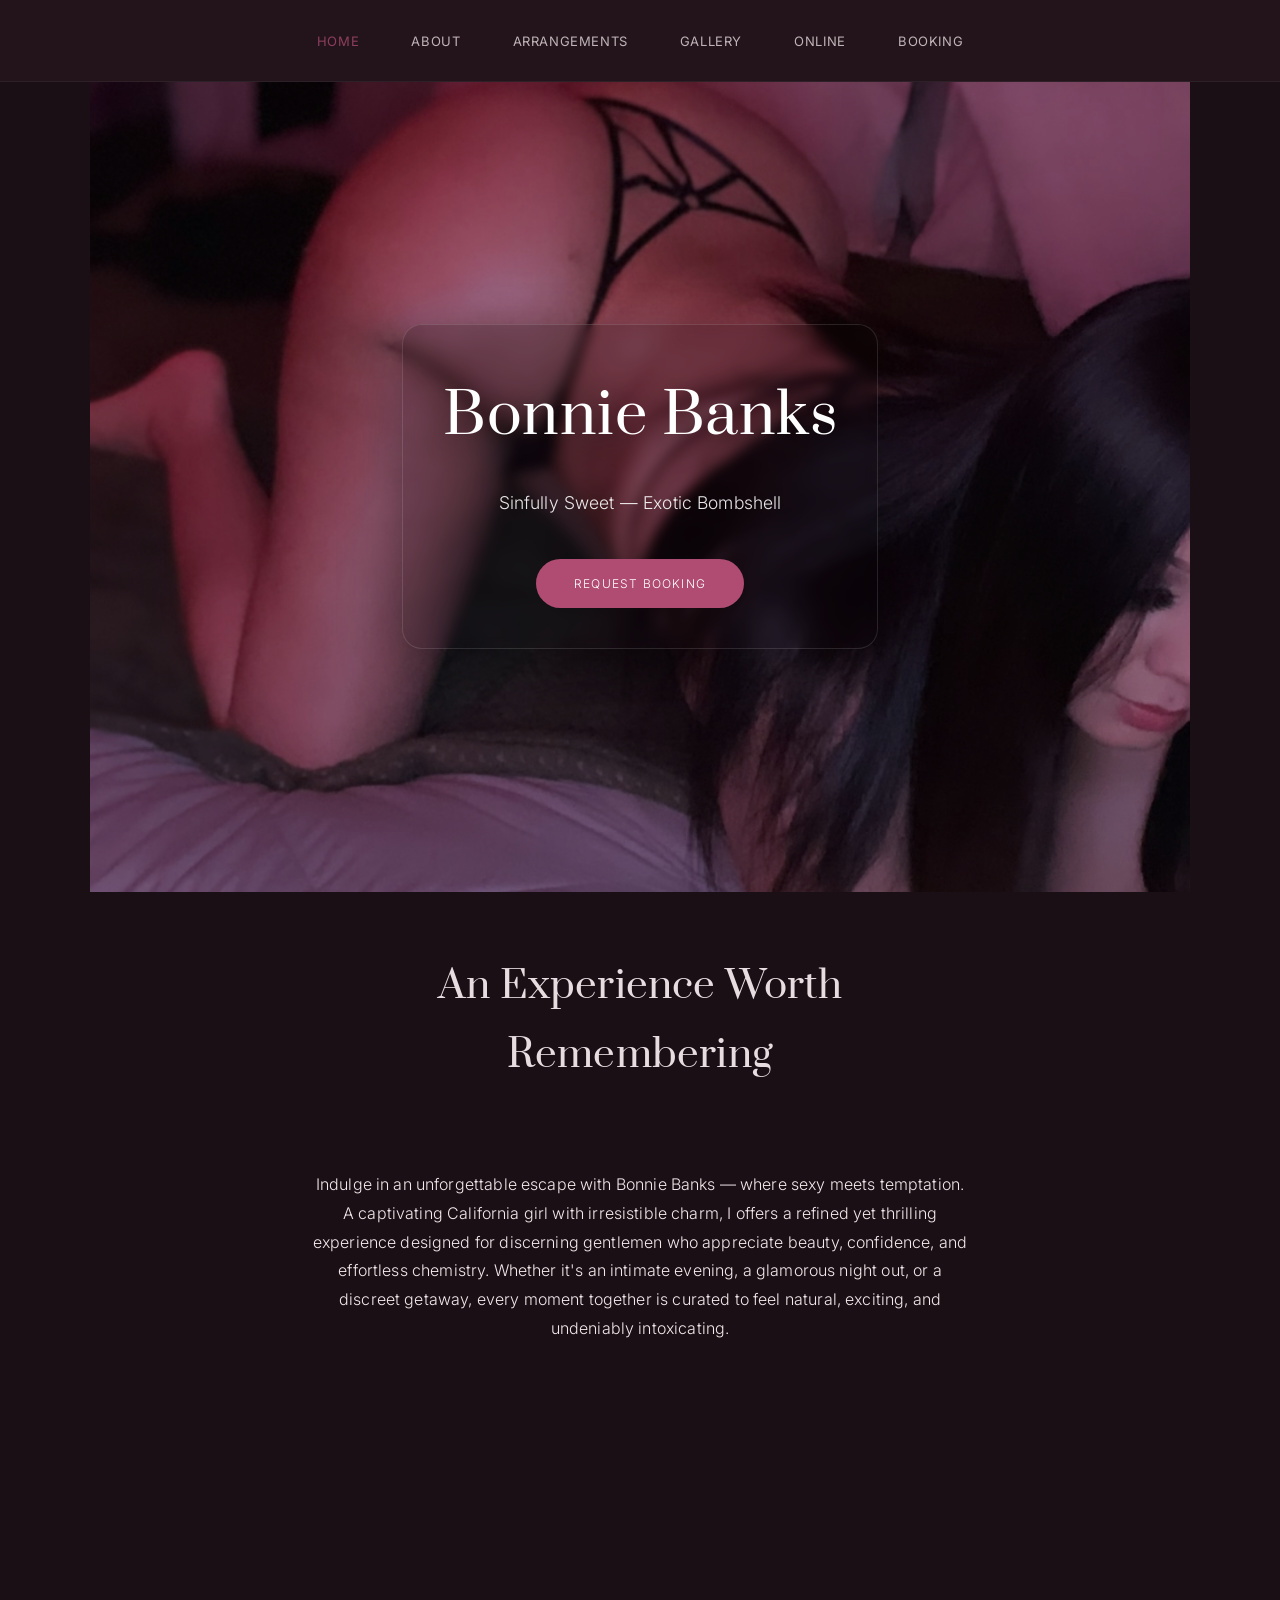
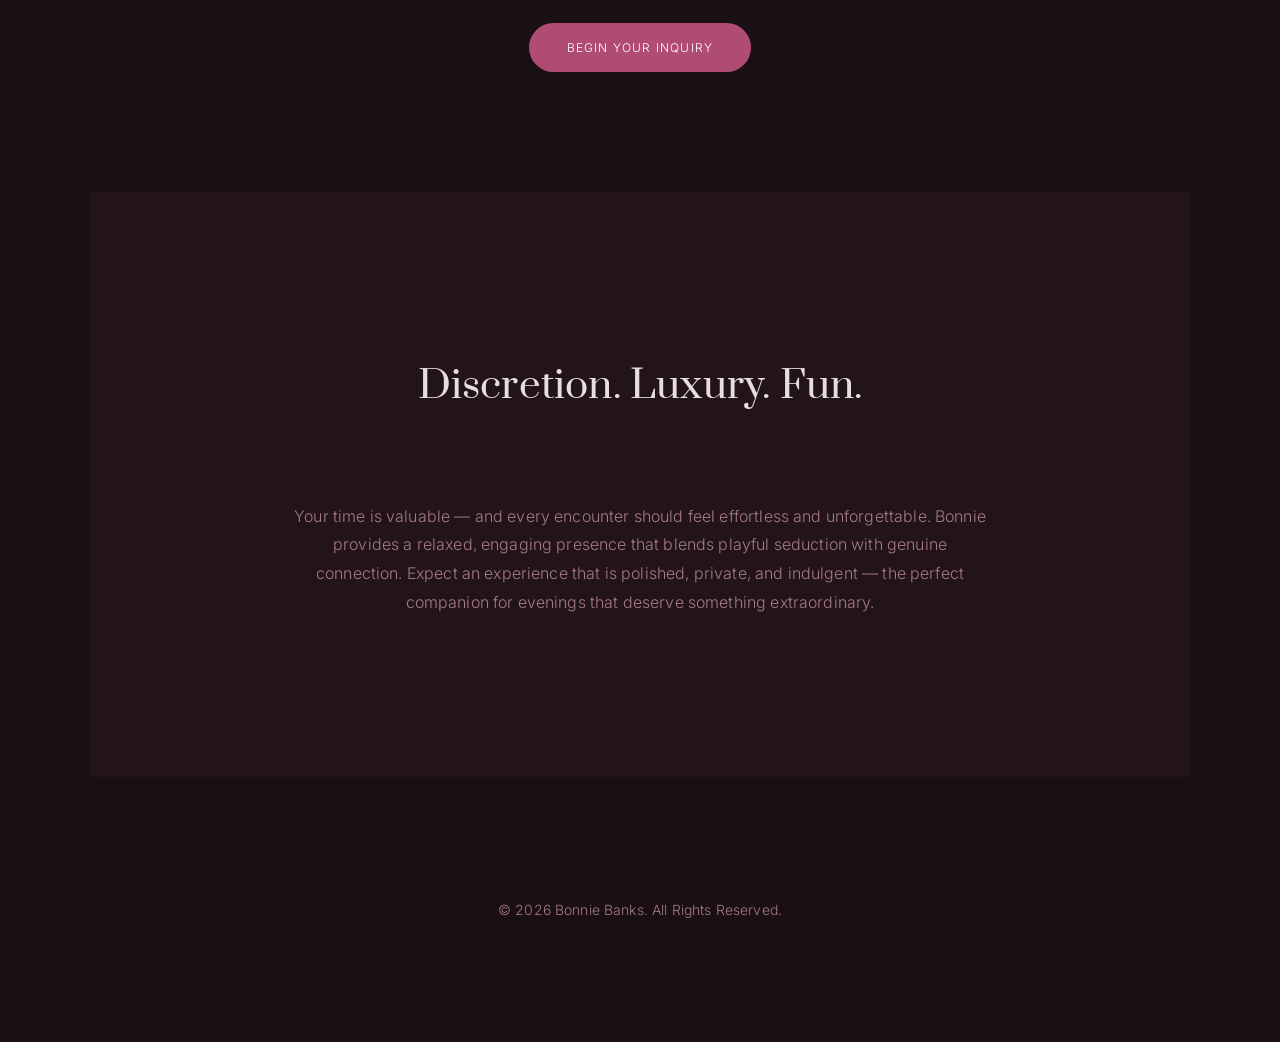
<file: index.html>
<!DOCTYPE html>
<html lang="en">
<head>
<meta charset="UTF-8">
<meta name="viewport" content="width=device-width, initial-scale=1.0">
<title>Bonnie Banks</title>

<link href="https://fonts.googleapis.com/css2?family=Inter:wght@300;400;500&family=Cormorant+Garamond:wght@400;600&family=DM+Serif+Display&family=Prata&family=Manrope:wght@400;600&display=swap" rel="stylesheet">

<link rel="stylesheet" href="core.css">
<link rel="stylesheet" href="identities.css">
</head>

<body class="rose-noir-theme home-page">

<!-- NAVIGATION -->
<nav>
<a href="index.html">Home</a>
<a href="about.html">About</a>
<a href="arrangements.html">Arrangements</a>
<a href="gallery.html">Gallery</a>
<a href="online-services.html">Online</a>
<a href="booking.html">Booking</a>
</nav>

<!-- HERO -->
<section class="hero">
<div class="hero-inner">
<h1>Bonnie Banks</h1>
<p>Sinfully Sweet — Exotic Bombshell</p>
<a href="booking.html" class="button-primary">Request Booking</a>
</div>
</section>

<!-- POSITIONING STATEMENT -->
<section style="text-align:center; max-width:700px;">
<h2>An Experience Worth Remembering</h2>

<p>
Indulge in an unforgettable escape with Bonnie Banks — where sexy meets temptation.  
A captivating California girl with irresistible charm, I offers a refined yet thrilling
experience designed for discerning gentlemen who appreciate beauty, confidence, and effortless chemistry.

Whether it's an intimate evening, a glamorous night out, or a discreet getaway,
every moment together is curated to feel natural, exciting, and undeniably intoxicating.
</p>

</section>

<!-- FINAL CTA -->
<section style="text-align:center;">
<a href="booking.html" class="button-primary">Begin Your Inquiry</a>
</section>

<!-- INTENT STATEMENT -->
<section class="home-intent">
<div class="home-intent-inner">

<h2>Discretion. Luxury. Fun.</h2>

<p>
Your time is valuable — and every encounter should feel effortless and unforgettable.
Bonnie provides a relaxed, engaging presence that blends playful seduction with genuine connection.

Expect an experience that is polished, private, and indulgent — the perfect companion
for evenings that deserve something extraordinary.
</p>

</div>
</section>

<footer>
© 2026 Bonnie Banks. All Rights Reserved.
</footer>

<script src="core.js"></script>

</body>
</html>
</file>
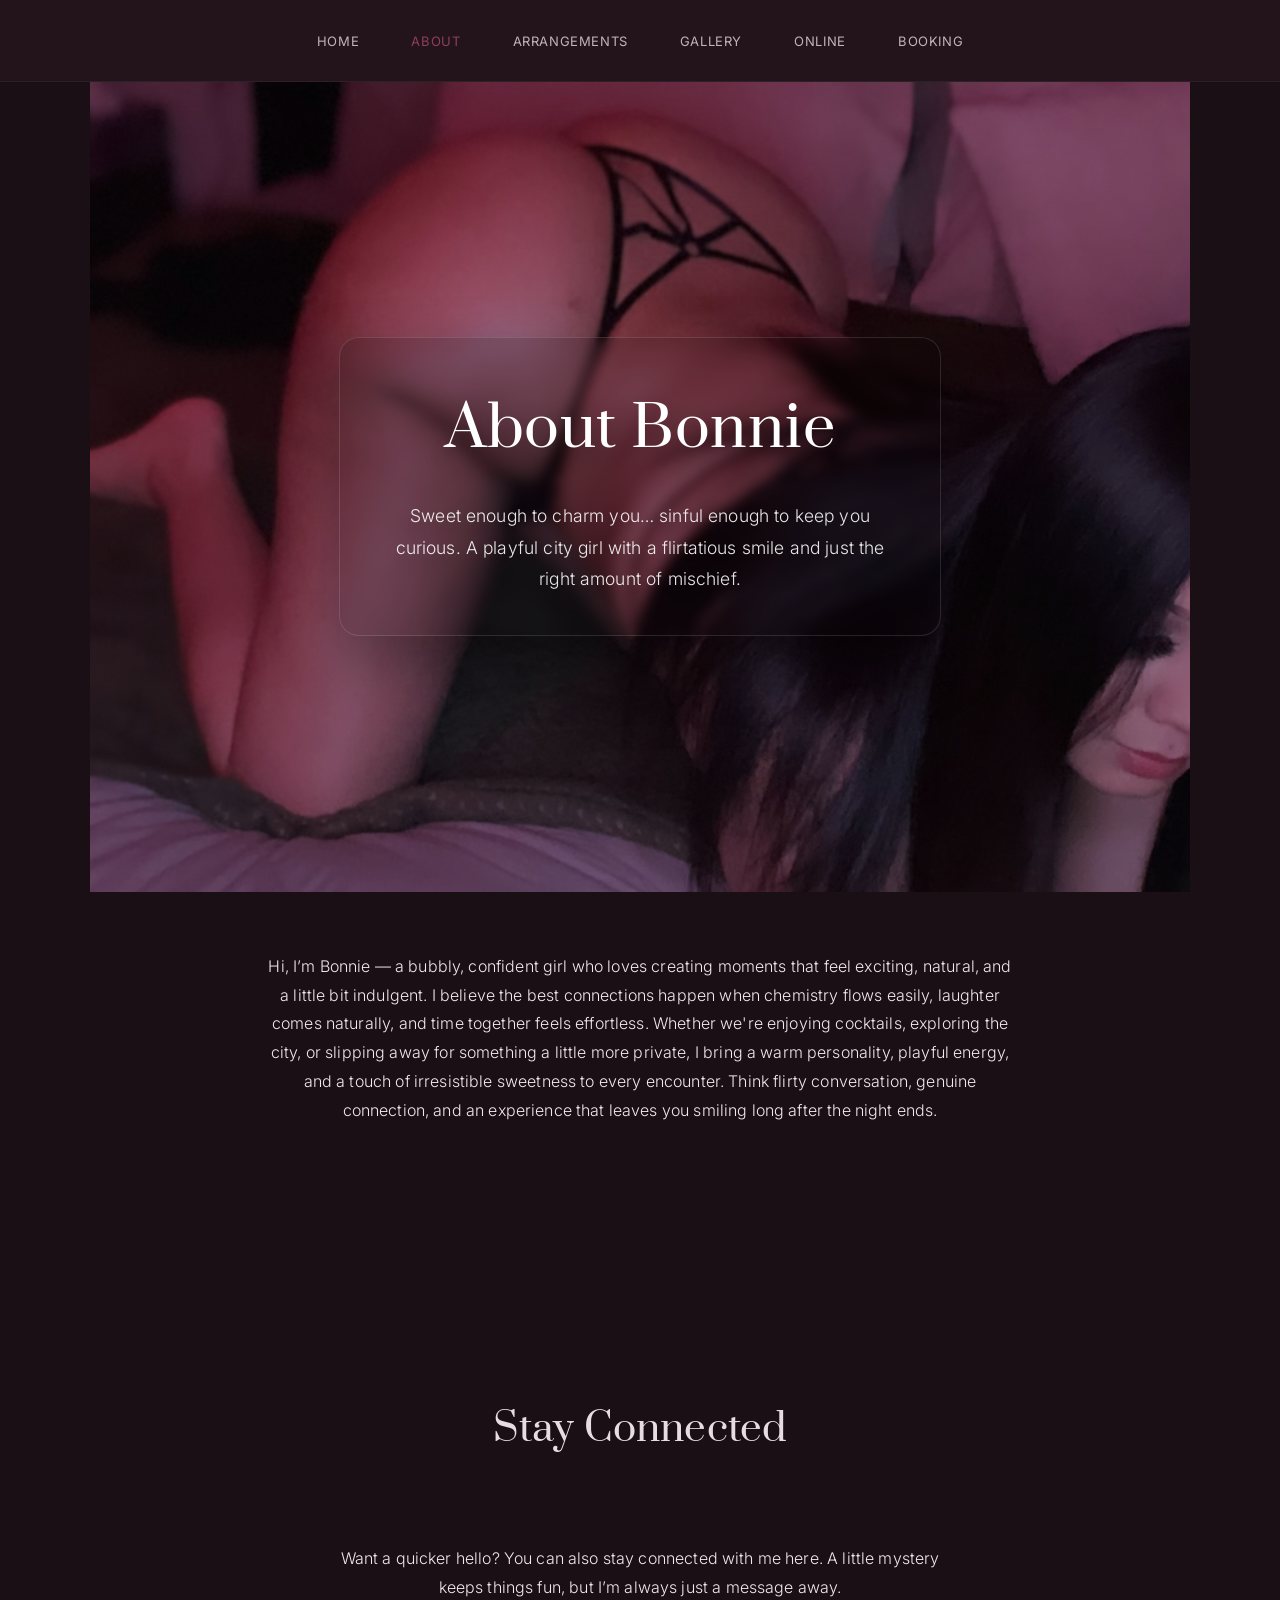
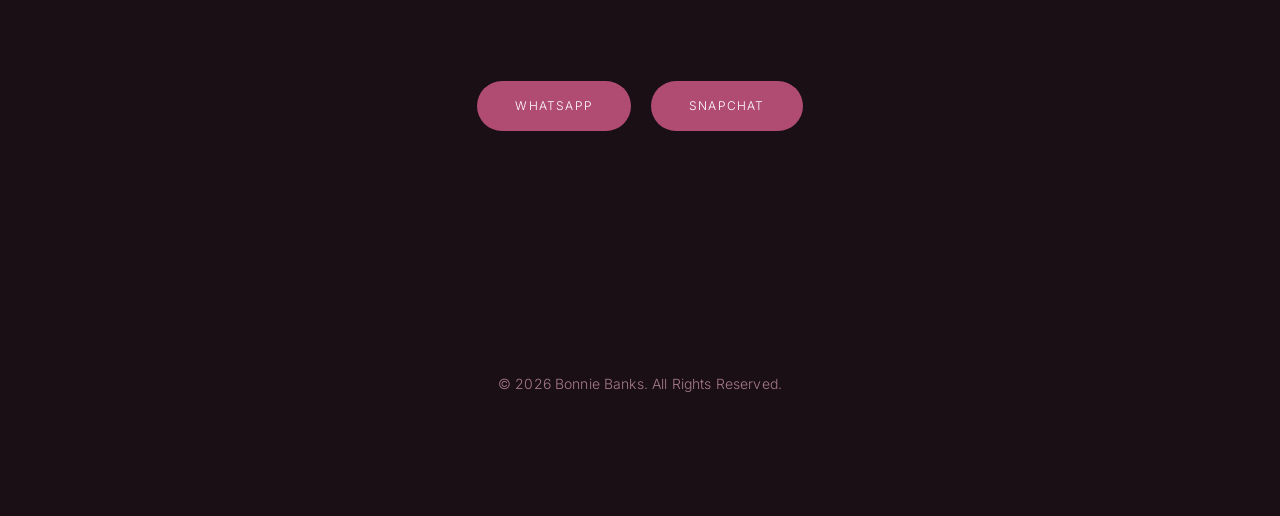
<file: about.html>
<!DOCTYPE html>
<html lang="en">
<head>
<meta charset="UTF-8">
<meta name="viewport" content="width=device-width, initial-scale=1.0">
<title>Bonnie Banks | About</title>

<link href="https://fonts.googleapis.com/css2?family=Inter:wght@300;400;500&family=Cormorant+Garamond:wght@400;600&family=DM+Serif+Display&family=Prata&family=Manrope:wght@400;600&display=swap" rel="stylesheet">

<link rel="stylesheet" href="core.css">
<link rel="stylesheet" href="identities.css">
</head>

<body class="rose-noir-theme about-page">

<nav>
<a href="index.html">Home</a>
<a href="about.html">About</a>
<a href="arrangements.html">Arrangements</a>
<a href="gallery.html">Gallery</a>
<a href="online-services.html">Online</a>
<a href="booking.html">Booking</a>
</nav>

<section class="hero">
<div class="hero-inner">
<h1>About Bonnie</h1>
<p>
Sweet enough to charm you… sinful enough to keep you curious.
A playful city girl with a flirtatious smile and just the right amount of mischief.
</p>
</div>
</section>

<section>

<div style="max-width:750px; margin:0 auto; text-align:center;">

<p style="margin-bottom:30px;">
Hi, I’m Bonnie — a bubbly, confident girl who loves creating moments that feel exciting, natural, and a little bit indulgent. I believe the best connections happen when chemistry flows easily, laughter comes naturally, and time together feels effortless.

Whether we're enjoying cocktails, exploring the city, or slipping away for something a little more private, I bring a warm personality, playful energy, and a touch of irresistible sweetness to every encounter. Think flirty conversation, genuine connection, and an experience that leaves you smiling long after the night ends.
</p>

</div>

</section>

<section style="text-align:center;">

<h2>Stay Connected</h2>

<p style="max-width:600px; margin:0 auto;">
Want a quicker hello? You can also stay connected with me here.
A little mystery keeps things fun, but I’m always just a message away.
</p>

<div style="margin-top:40px; display:flex; gap:20px; justify-content:center; flex-wrap:wrap;">

<a href="https://wa.me/722455229" class="button-primary">
WhatsApp
</a>

<a href="https://snapchat.com/add/Lezbihonezt" class="button-primary">
Snapchat
</a>

</div>

</section>

<footer>
© 2026 Bonnie Banks. All Rights Reserved.
</footer>

<script src="core.js"></script>

</body>
</html>
</file>
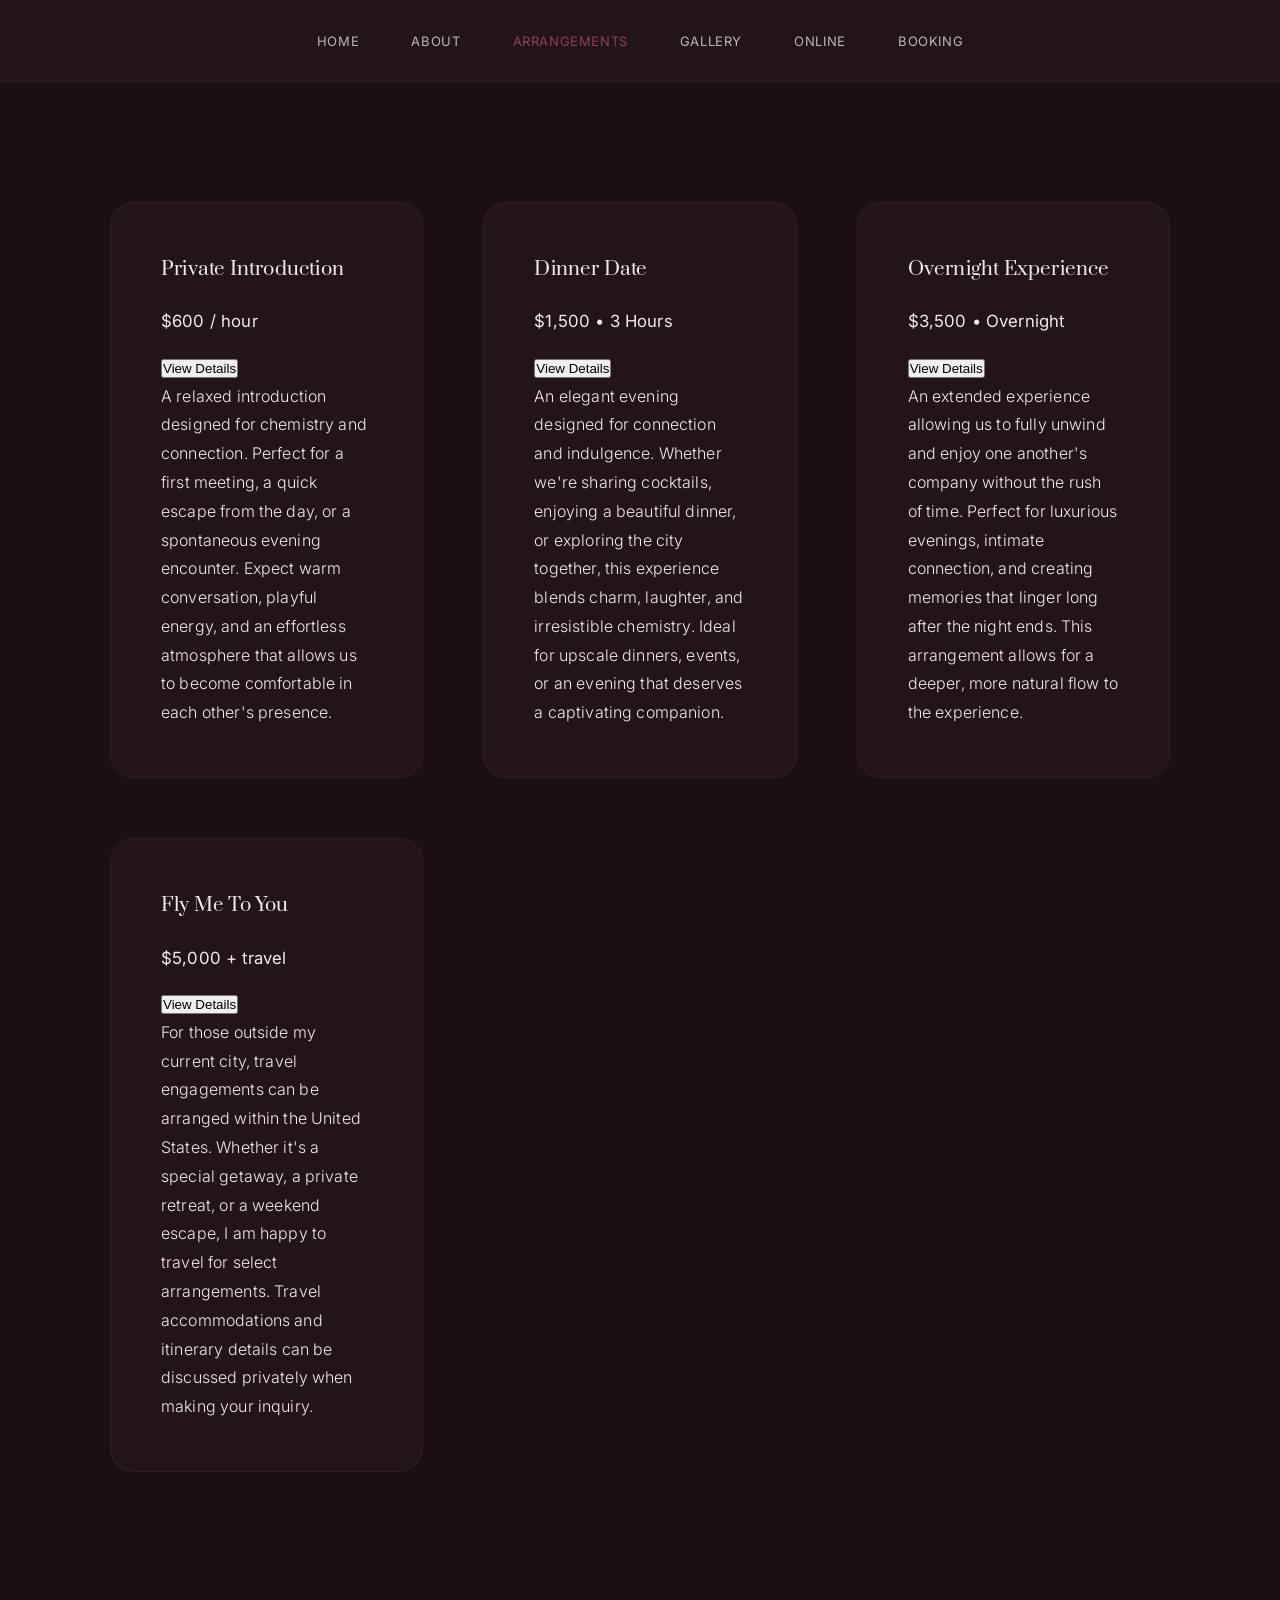
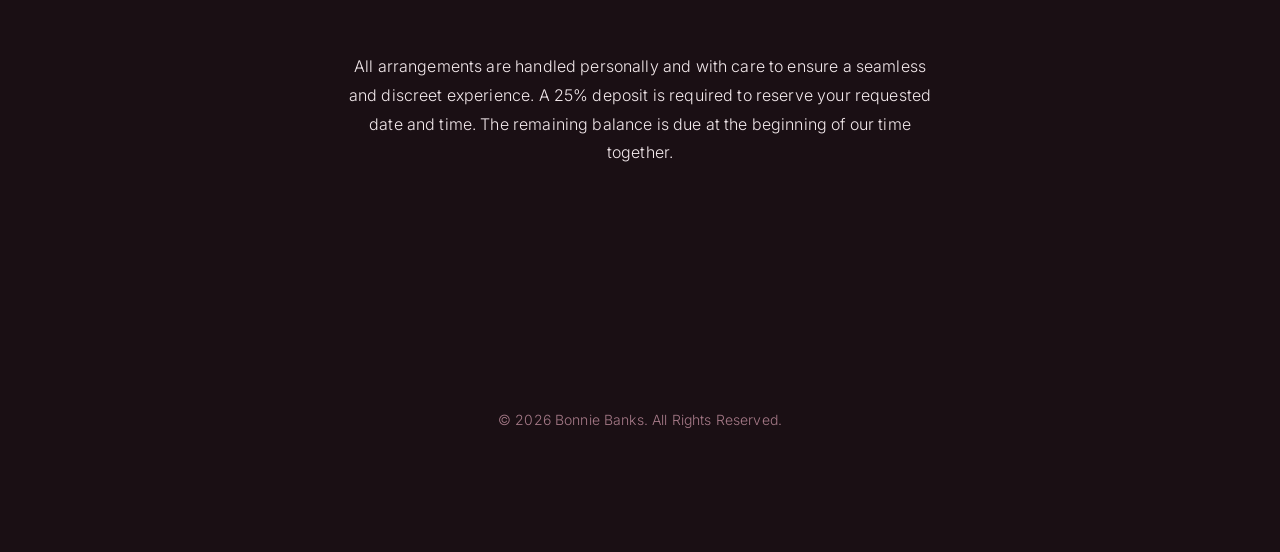
<file: arrangements.html>
<!DOCTYPE html>
<html lang="en">
<head>
<meta charset="UTF-8">
<meta name="viewport" content="width=device-width, initial-scale=1.0">
<title>Bonnie Banks | Arrangements</title>

<link href="https://fonts.googleapis.com/css2?family=Inter:wght@300;400;500&family=Cormorant+Garamond:wght@400;600&family=DM+Serif+Display&family=Prata&family=Manrope:wght@400;600&display=swap" rel="stylesheet">

<link rel="stylesheet" href="core.css">
<link rel="stylesheet" href="identities.css">
</head>

<body class="rose-noir-theme">

<nav>
<a href="index.html">Home</a>
<a href="about.html">About</a>
<a href="arrangements.html">Arrangements</a>
<a href="gallery.html">Gallery</a>
<a href="online-services.html">Online</a>
<a href="booking.html">Booking</a>
</nav>


<!-- ARRANGEMENTS GRID -->

<section>

<div class="card-grid">

<!-- Private Introduction -->

<div class="card expandable">
<h3>Private Introduction</h3>
<div class="price">$600 / hour</div>
<button class="expand-btn">View Details</button>

<div class="expand-content">
<p>
A relaxed introduction designed for chemistry and connection. Perfect for a first meeting, a quick escape from the day, or a spontaneous evening encounter. Expect warm conversation, playful energy, and an effortless atmosphere that allows us to become comfortable in each other's presence.
</p>
</div>

</div>


<!-- Dinner Date -->

<div class="card expandable">
<h3>Dinner Date</h3>
<div class="price">$1,500 • 3 Hours</div>
<button class="expand-btn">View Details</button>

<div class="expand-content">
<p>
An elegant evening designed for connection and indulgence. Whether we're sharing cocktails, enjoying a beautiful dinner, or exploring the city together, this experience blends charm, laughter, and irresistible chemistry. Ideal for upscale dinners, events, or an evening that deserves a captivating companion.
</p>
</div>

</div>


<!-- Overnight -->

<div class="card expandable">
<h3>Overnight Experience</h3>
<div class="price">$3,500 • Overnight</div>
<button class="expand-btn">View Details</button>

<div class="expand-content">
<p>
An extended experience allowing us to fully unwind and enjoy one another's company without the rush of time. Perfect for luxurious evenings, intimate connection, and creating memories that linger long after the night ends. This arrangement allows for a deeper, more natural flow to the experience.
</p>
</div>

</div>


<!-- Fly Me To You -->

<div class="card expandable">
<h3>Fly Me To You</h3>
<div class="price">$5,000 + travel</div>
<button class="expand-btn">View Details</button>

<div class="expand-content">
<p>
For those outside my current city, travel engagements can be arranged within the United States. Whether it's a special getaway, a private retreat, or a weekend escape, I am happy to travel for select arrangements. Travel accommodations and itinerary details can be discussed privately when making your inquiry.
</p>
</div>

</div>

</div>

</section>


<!-- DISCRETION NOTE -->

<section style="text-align:center; padding-top:60px;">

<p style="max-width:600px; margin:0 auto;">
All arrangements are handled personally and with care to ensure a seamless and discreet experience.

A 25% deposit is required to reserve your requested date and time. The remaining balance is due at the beginning of our time together.
</p>

</section>


<footer>
© 2026 Bonnie Banks. All Rights Reserved.
</footer>

<script src="core.js"></script>

</body>
</html>
</file>
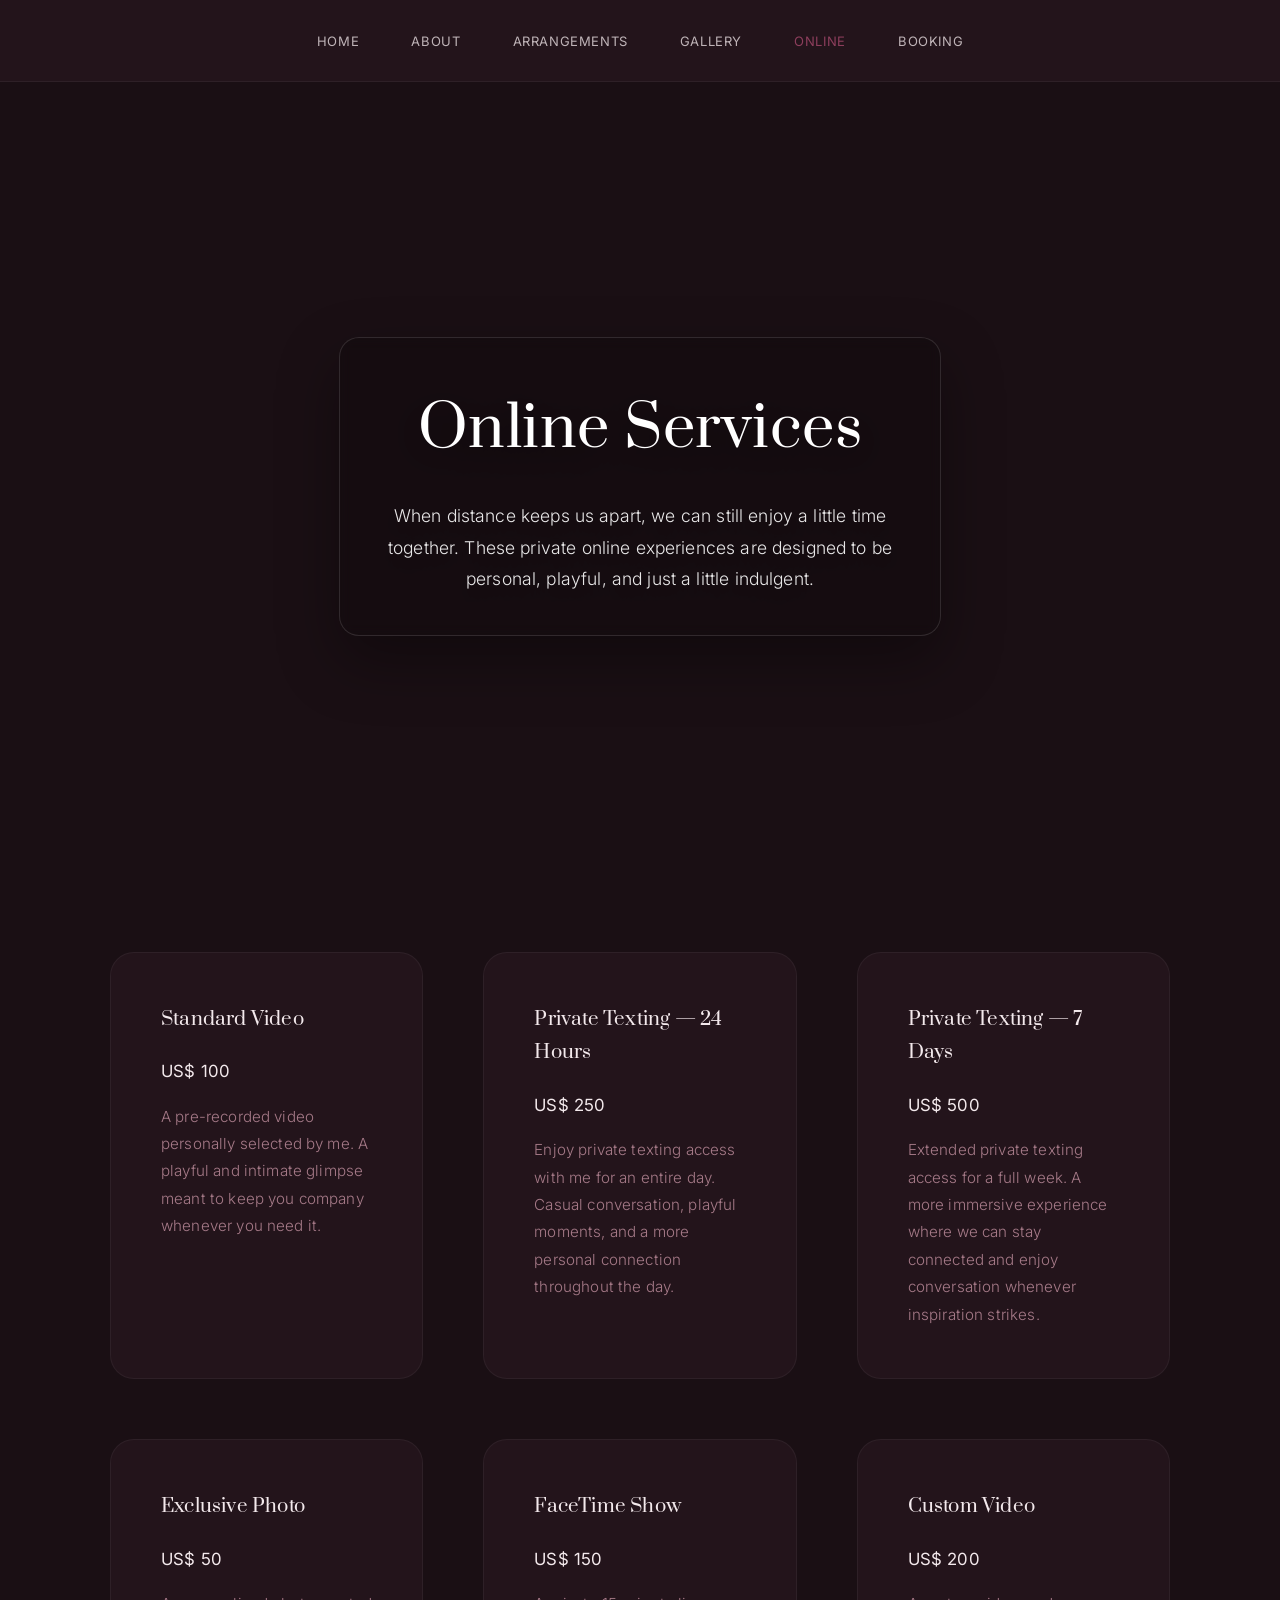
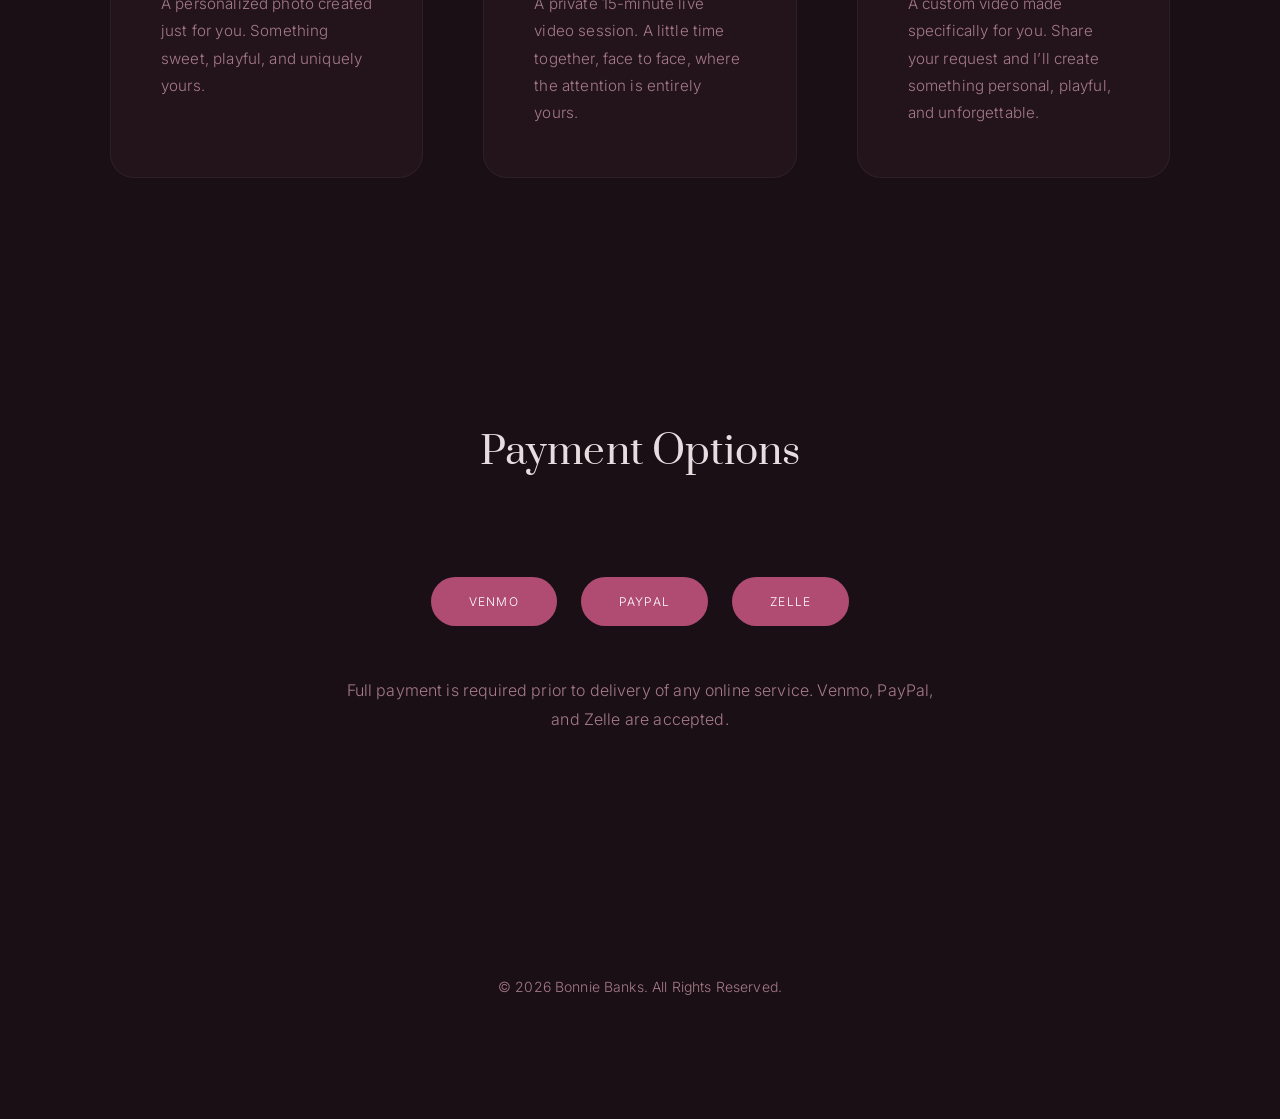
<file: online-services.html>
<!DOCTYPE html>
<html lang="en">
<head>
<meta charset="UTF-8">
<meta name="viewport" content="width=device-width, initial-scale=1.0">

<title>Bonnie Banks | Online</title>

<link href="https://fonts.googleapis.com/css2?family=Inter:wght@300;400;500&family=Cormorant+Garamond:wght@400;600&family=DM+Serif+Display&family=Prata&family=Manrope:wght@400;600&display=swap" rel="stylesheet">

<link rel="stylesheet" href="core.css">
<link rel="stylesheet" href="identities.css">

</head>

<body class="rose-noir-theme">

<nav>
<a href="index.html">Home</a>
<a href="about.html">About</a>
<a href="arrangements.html">Arrangements</a>
<a href="gallery.html">Gallery</a>
<a href="online-services.html">Online</a>
<a href="booking.html">Booking</a>
</nav>

<section class="hero">
<div class="hero-inner">
<h1>Online Services</h1>
<p>
When distance keeps us apart, we can still enjoy a little time together.  
These private online experiences are designed to be personal, playful, and just a little indulgent.
</p>
</div>
</section>

<section>

<div class="card-grid">

<div class="card">
<h3>Standard Video</h3>
<div class="price">US$ 100</div>
<div class="details">
A pre-recorded video personally selected by me. A playful and intimate glimpse meant to keep you company whenever you need it.
</div>
</div>

<div class="card">
<h3>Private Texting — 24 Hours</h3>
<div class="price">US$ 250</div>
<div class="details">
Enjoy private texting access with me for an entire day. Casual conversation, playful moments, and a more personal connection throughout the day.
</div>
</div>

<div class="card">
<h3>Private Texting — 7 Days</h3>
<div class="price">US$ 500</div>
<div class="details">
Extended private texting access for a full week. A more immersive experience where we can stay connected and enjoy conversation whenever inspiration strikes.
</div>
</div>

<div class="card">
<h3>Exclusive Photo</h3>
<div class="price">US$ 50</div>
<div class="details">
A personalized photo created just for you. Something sweet, playful, and uniquely yours.
</div>
</div>

<div class="card">
<h3>FaceTime Show</h3>
<div class="price">US$ 150</div>
<div class="details">
A private 15-minute live video session. A little time together, face to face, where the attention is entirely yours.
</div>
</div>

<div class="card">
<h3>Custom Video</h3>
<div class="price">US$ 200</div>
<div class="details">
A custom video made specifically for you. Share your request and I’ll create something personal, playful, and unforgettable.
</div>
</div>

</div>

</section>

<section style="text-align:center;">
<h2>Payment Options</h2>

<div style="margin-top:30px;">
<span class="button-primary" style="margin:10px;">Venmo</span>
<span class="button-primary" style="margin:10px;">PayPal</span>
<span class="button-primary" style="margin:10px;">Zelle</span>
</div>

<p style="max-width:600px; margin:40px auto 0 auto; color:var(--muted-text);">
Full payment is required prior to delivery of any online service.  
Venmo, PayPal, and Zelle are accepted.
</p>

</section>

<footer>
© 2026 Bonnie Banks. All Rights Reserved.
</footer>

<script src="core.js"></script>

</body>
</html>
</file>
<file: core.css>
/* =========================================
   ELEVATED FLAGSHIP SYSTEM — LIGHT • AIRY • FEMININE
   ========================================= */

/* RESET */
*,
*::before,
*::after {
  box-sizing: border-box;
  margin: 0;
  padding: 0;
}

/* =========================
   DEFAULT THEME (Soft Luxury Foundation)
   ========================= */

:root {
  --body-font: 'Inter', sans-serif;
  --heading-font: 'Cormorant Garamond', serif;

  --background-color: #f8f6f2;
  --surface-color: #ffffff;
  --primary-color: #3a3a3a;
  --accent-color: #c6a47e;
  --muted-text: #8c8c8c;
  --border-soft: rgba(0,0,0,0.05);
  --button-text-color: #ffffff;
}

/* =========================
   GLOBAL BODY
   ========================= */

body {
  font-family: var(--body-font);
  font-weight: 300;
  background: var(--background-color);
  color: var(--primary-color);
  line-height: 1.8;              /* softer rhythm */
  letter-spacing: 0.15px;        /* more natural */
  overflow-x: hidden;

  opacity: 0;
  animation: fadeIn 1.2s ease forwards;
}

@keyframes fadeIn {
  to { opacity: 1; }
}

html {
  scroll-behavior: smooth;
}

/* =========================
   NAVIGATION
   ========================= */

nav {
  position: sticky;
  top: 0;
  background: var(--surface-color);
  padding: 26px 0;
  text-align: center;
  border-bottom: 1px solid var(--border-soft);
  z-index: 1000;
}

nav a {
  text-decoration: none;
  font-family: var(--body-font);
  font-weight: 400;
  color: var(--primary-color);
  margin: 0 24px;
  font-size: 13px;
  letter-spacing: 0.6px;
  text-transform: uppercase;
  transition: 0.3s ease;
  opacity: 0.75;
}

nav a:hover {
  color: var(--accent-color);
  opacity: 1;
}

/* =========================
   HERO
   ========================= */

.hero {
  min-height: 90vh;
  display: flex;
  align-items: center;
  justify-content: center;
  padding: 120px 20px;
  text-align: center;
}

/* HERO IMAGE ONLY ON HOME PAGE */

.home-page .hero {
  background-image: linear-gradient(
      rgba(0,0,0,0.35),
      rgba(0,0,0,0.45)
    ),
    url("assets/images/bonniehero.jpg");

  background-size: cover;
  background-position: center 30%;
  background-repeat: no-repeat;
}
/* HERO IMAGE ON ABOUT PAGE */

.about-page .hero {
  background-image: linear-gradient(
      rgba(0,0,0,0.35),
      rgba(0,0,0,0.45)
    ),
    url("assets/images/bonniehero.jpg");

  background-size: cover;
  background-position: center 20%;
  background-repeat: no-repeat;
}

.hero-inner {
  max-width: 800px;
  padding: 40px;
  background: rgba(0,0,0,0.18);
  border-radius: 20px;
  backdrop-filter: blur(6px);
  border: 1px solid rgba(255,255,255,0.12);
  box-shadow: 0 25px 60px rgba(0,0,0,0.35);
}

.hero h1 {
  font-family: var(--heading-font);
  font-size: 3.6rem;
  font-weight: 500;
  margin-bottom: 18px;
  letter-spacing: 0.5px;
  color: white;
  text-shadow: 0 10px 35px rgba(0,0,0,0.6);
}

.hero p {
  font-size: 1.1rem;
  color: rgba(255,255,255,0.9);
  text-shadow: 0 8px 25px rgba(0,0,0,0.6);
  max-width: 520px;
  margin: 0 auto;
}


/* =========================
   SECTION BASE
   ========================= */

section {
  padding: 120px 20px;
  max-width: 1100px;
  margin: 0 auto;
}

.hero + section {
  padding-top: 60px;
}

h2 {
  font-family: var(--heading-font);
  text-align: center;
  margin-bottom: 80px;
  font-size: 2.4rem;
  font-weight: 500;
  letter-spacing: 0.2px;
  opacity: 0.95;
}

/* =========================
   CARDS
   ========================= */

.card-grid {
  display: grid;
  grid-template-columns: repeat(auto-fit, minmax(280px, 1fr));
  gap: 60px;
}

.card {
  background: var(--surface-color);
  padding: 50px;
  border-radius: 24px;
  border: 1px solid var(--border-soft);
  transition: 0.3s ease;
}

.card:hover {
  transform: translateY(-6px);
  border-color: var(--accent-color);
  box-shadow: 0 18px 40px rgba(0,0,0,0.03);
}

.card h3 {
  font-family: var(--heading-font);
  font-weight: 500;
  margin-bottom: 20px;
  letter-spacing: 0.2px;
}

.card .price {
  font-weight: 400;
  font-size: 1.05rem;
  margin-bottom: 16px;
}

.card .details {
  color: var(--muted-text);
  font-size: 0.95rem;
}

/* =========================
   BUTTONS
   ========================= */

.button-primary {
  display: inline-block;
  margin-top: 40px;
  padding: 14px 38px;
  background: var(--accent-color);
  color: var(--button-text-color);
  border-radius: 50px;
  text-decoration: none;
  font-size: 12px;
  letter-spacing: 1.2px;
  text-transform: uppercase;
  transition: 0.3s ease;
}

.button-primary:hover {
  opacity: 0.85;
  transform: translateY(-2px);
}

/* =========================
   GALLERY
   ========================= */

.gallery-grid {
  display: grid;
  grid-template-columns: repeat(auto-fit, minmax(280px, 1fr));
  gap: 40px;
}

.gallery-grid img {
  width: 100%;
  border-radius: 22px;
  aspect-ratio: 4 / 5;
  object-fit: cover;
  transition: 0.4s ease;
}

.gallery-grid img:hover {
  transform: scale(1.02);
}

/* =========================
   FORM SYSTEM
   ========================= */

form {
  max-width: 700px;
  margin: 0 auto;
}

form input,
form textarea,
form select {
  width: 100%;
  padding: 18px;
  margin-bottom: 24px;
  border-radius: 18px;
  border: 1px solid var(--border-soft);
  font-family: inherit;
  font-size: 15px;
  background: var(--surface-color);
  transition: 0.3s ease;
}

form input:focus,
form textarea:focus,
form select:focus {
  outline: none;
  border-color: var(--accent-color);
}

/* =========================
   FOOTER
   ========================= */

footer {
  padding: 120px 20px;
  text-align: center;
  font-size: 14px;
  color: var(--muted-text);
}

/* =========================
   SCROLL FADE
   ========================= */

.fade-in {
  opacity: 0;
  transform: translateY(40px);
  transition: opacity 0.8s ease, transform 0.8s ease;
}

.fade-in.visible {
  opacity: 1;
  transform: translateY(0);
}

/* =========================
   HOME INTENT
   ========================= */

.home-intent {
  padding: 160px 20px;
  text-align: center;
  background: var(--surface-color);
}

.home-intent-inner {
  max-width: 700px;
  margin: 0 auto;
}

.home-intent p {
  color: var(--muted-text);
  margin-top: 26px;
}
/* =========================
   BOOKING STATUS MESSAGE
   ========================= */

#form-status {
  text-align: center;
  font-size: 14px;
  color: var(--muted-text);
  margin-top: 20px;
}

/* =========================
   FORM BUTTON LOADING STATE
   ========================= */

button:disabled {
  opacity: 0.6;
  cursor: not-allowed;
}
</file>
<file: identities.css>
/* =========================================
   IDENTITY LAYER — FULL COLOR + TYPOGRAPHY
   ========================================= */

/* 01 — The Heiress (Default Soft Base) */
body:not(.champagne-theme):not(.warm-neutral-theme):not(.soft-theme):not(.mauve-theme):not(.rose-noir-theme):not(.emerald-theme):not(.dark-theme):not(.midnight-theme):not(.power-theme) {
  --heading-font: 'Cormorant Garamond', serif;
}

/* 02 — The Muse (Espresso Luxe) */
body.champagne-theme {
  --background-color: #f4efe8;
  --surface-color: #ffffff;
  --primary-color: #3a2e26;
  --accent-color: #a67c52;
  --muted-text: #7a6a5f;
  --border-soft: rgba(58,46,38,0.08);
  --button-text-color: #ffffff;
  --heading-font: 'Cormorant Garamond', serif;
}

/* 03 — The Intimate (Royal Blue Elite) */
body.warm-neutral-theme {
  --background-color: #0e1a2b;
  --surface-color: #16263f;
  --primary-color: #f2f2f2;
  --accent-color: #c6a75e;
  --muted-text: #aab4c2;
  --border-soft: rgba(255,255,255,0.08);
  --button-text-color: #ffffff;
  --heading-font: 'Cormorant Garamond', serif;
}

/* 04 — The Romantic */
body.soft-theme {
  --background-color: #fff6f9;
  --surface-color: #ffffff;
  --primary-color: #2c2c2c;
  --accent-color: #d88aa6;
  --muted-text: #888;
  --border-soft: rgba(0,0,0,0.05);
  --button-text-color: #ffffff;
  --heading-font: 'DM Serif Display', serif;
}

/* 05 — The Seductress */
body.mauve-theme {
  --background-color: #efe2e8;
  --surface-color: #ffffff;
  --primary-color: #2c1f25;
  --accent-color: #8f4b63;
  --muted-text: #735a63;
  --border-soft: rgba(0,0,0,0.06);
  --button-text-color: #ffffff;
  --heading-font: 'DM Serif Display', serif;
}

/* 06 — The Femme Fatale */
body.rose-noir-theme {
  --background-color: #1a0f14;
  --surface-color: #23141b;
  --primary-color: #f3e9ec;
  --accent-color: #b04c72;
  --muted-text: #a67a88;
  --border-soft: rgba(255,255,255,0.05);
  --button-text-color: #ffffff;
  --heading-font: 'Prata', serif;
}

/* 07 — The Old Money */
body.emerald-theme {
  --background-color: #0f1a16;
  --surface-color: #16231f;
  --primary-color: #f1f5f2;
  --accent-color: #1f7a5c;
  --muted-text: #9fb3aa;
  --border-soft: rgba(255,255,255,0.08);
  --button-text-color: #ffffff;
  --heading-font: 'Cormorant Garamond', serif;
}

/* 08 — The Night Elite */
body.dark-theme {
  --background-color: #111111;
  --surface-color: #1c1c1c;
  --primary-color: #f5f5f5;
  --accent-color: #b48bff;
  --muted-text: #aaa;
  --border-soft: rgba(255,255,255,0.08);
  --button-text-color: #ffffff;
  --heading-font: 'Prata', serif;
}

/* 09 — The Editorial */
body.midnight-theme {
  --background-color: #0c0c0f;
  --surface-color: #16161b;
  --primary-color: #f2f2f2;
  --accent-color: #c4a15a;
  --muted-text: #9a9a9a;
  --border-soft: rgba(255,255,255,0.06);
  --button-text-color: #ffffff;
  --heading-font: 'Prata', serif;
}

/* 10 — The Executive */
body.power-theme {
  --background-color: #ffffff;
  --surface-color: #ffffff;
  --primary-color: #111111;
  --accent-color: #000000;
  --muted-text: #666;
  --border-soft: rgba(0,0,0,0.1);
  --button-text-color: #ffffff;
  --heading-font: 'Manrope', sans-serif;
}
</file>
